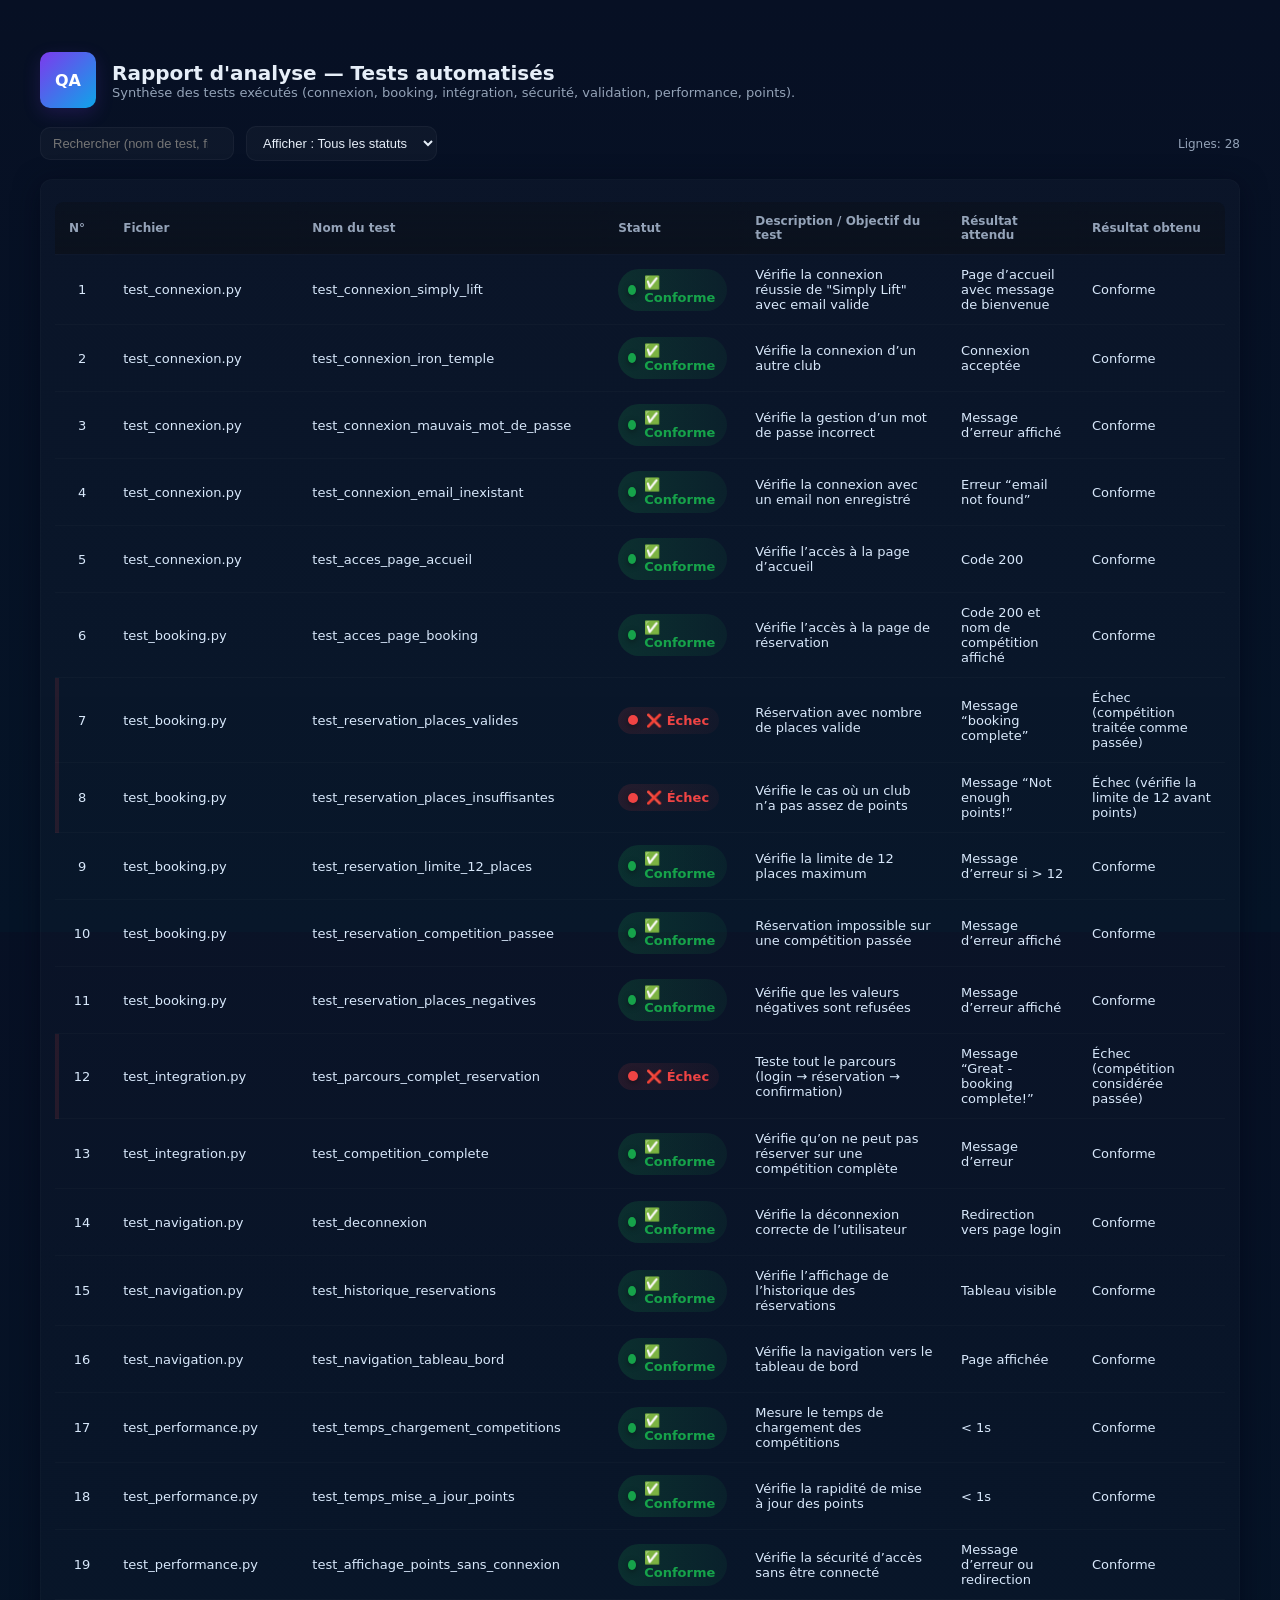
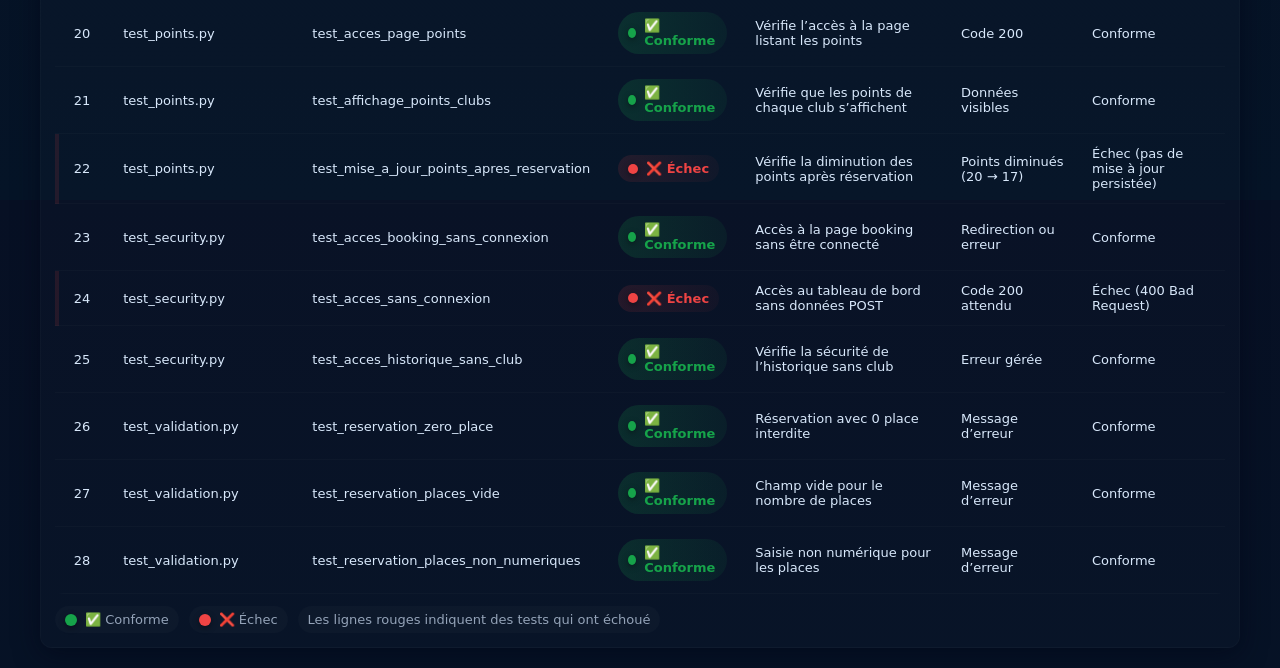
<file: rapport_tests.html>
<!doctype html>
<html lang="fr">
<head>
  <meta charset="utf-8" />
  <meta name="viewport" content="width=device-width,initial-scale=1" />
  <title>Rapport d'analyse — Tests automatisés</title>
  <style>
    :root{
      --bg:#0f1724;
      --card:#0b1220;
      --muted:#94a3b8;
      --accent:#7c3aed;
      --success:#16a34a;
      --danger:#ef4444;
      --warning:#f59e0b;
      --table-bg: rgba(255,255,255,0.02);
      --glass: rgba(255,255,255,0.03);
      font-family: Inter, ui-sans-serif, system-ui, -apple-system, "Segoe UI", Roboto, "Helvetica Neue", Arial;
    }

    html,body{
      height:100%;
      margin:0;
      background: linear-gradient(180deg, #071024 0%, #051427 100%);
      color:#e6eef8;
      -webkit-font-smoothing:antialiased;
      -moz-osx-font-smoothing:grayscale;
    }

    .wrap{
      max-width:1200px;
      margin:32px auto;
      padding:20px;
    }

    header{
      display:flex;
      gap:16px;
      align-items:center;
      margin-bottom:18px;
    }

    .logo{
      width:56px;
      height:56px;
      border-radius:10px;
      background:linear-gradient(135deg,var(--accent),#0ea5e9);
      display:flex;
      align-items:center;
      justify-content:center;
      font-weight:700;
      color:white;
      box-shadow:0 6px 18px rgba(124,58,237,0.18);
    }

    h1{
      font-size:20px;
      margin:0;
    }
    p.lead{
      margin:0;
      color:var(--muted);
      font-size:13px;
    }

    .controls{
      margin-top:14px;
      display:flex;
      gap:12px;
      align-items:center;
      flex-wrap:wrap;
    }

    .control, input[type="search"], select{
      background:var(--glass);
      border:1px solid rgba(255,255,255,0.04);
      color:inherit;
      padding:8px 12px;
      border-radius:10px;
      outline:none;
      font-size:13px;
    }

    .control:focus, input[type="search"]:focus, select:focus{
      box-shadow:0 6px 18px rgba(124,58,237,0.12);
      border-color: rgba(124,58,237,0.7);
    }

    .card{
      margin-top:18px;
      background: linear-gradient(180deg, rgba(255,255,255,0.02), rgba(255,255,255,0.01));
      border-radius:12px;
      padding:14px;
      box-shadow: 0 6px 26px rgba(2,6,23,0.6);
      border:1px solid rgba(255,255,255,0.02);
    }

    .table-wrap{
      overflow:auto;
      border-radius:8px;
      margin-top:8px;
    }

    table{
      width:100%;
      border-collapse:collapse;
      min-width:1100px;
      font-size:13px;
    }

    thead th{
      text-align:left;
      padding:12px 14px;
      font-weight:600;
      color:var(--muted);
      font-size:12px;
      border-bottom:1px solid rgba(255,255,255,0.03);
      position:sticky;
      top:0;
      background:linear-gradient(180deg, rgba(11,17,28,0.6), rgba(11,17,28,0.9));
      backdrop-filter: blur(4px);
      z-index:2;
    }

    tbody tr{
      transition: background .12s ease;
      border-bottom:1px solid rgba(255,255,255,0.02);
    }
    tbody tr:hover{
      background: rgba(255,255,255,0.02);
    }

    td{
      padding:12px 14px;
      vertical-align:middle;
      color:#d8e8fb;
    }

    td.center { text-align:center; }

    .status{
      display:inline-flex;
      gap:8px;
      align-items:center;
      padding:6px 10px;
      border-radius:999px;
      font-weight:600;
      font-size:13px;
    }

    .dot{
      width:10px;
      height:10px;
      border-radius:50%;
      box-shadow:0 2px 6px rgba(0,0,0,0.4);
    }
    .ok{ background: linear-gradient(90deg, rgba(22,163,74,0.18), rgba(22,163,74,0.08)); color:var(--success); }
    .fail{ background: linear-gradient(90deg, rgba(239,68,68,0.12), rgba(239,68,68,0.04)); color:var(--danger); }
    .warn{ background: linear-gradient(90deg, rgba(245,158,11,0.10), rgba(245,158,11,0.03)); color:var(--warning); }

    .dot.ok{ background:var(--success); }
    .dot.fail{ background:var(--danger); }
    .dot.warn{ background:var(--warning); }

    /* small helper */
    .small{ font-size:12px; color:var(--muted); }
    .muted{ color:var(--muted); }

    .legend{
      margin-top:12px;
      display:flex;
      gap:10px;
      align-items:center;
      flex-wrap:wrap;
    }
    .legend .item{
      display:flex;
      gap:8px;
      align-items:center;
      background: rgba(255,255,255,0.02);
      padding:6px 10px;
      border-radius:999px;
      font-size:13px;
      color:var(--muted);
    }

    /* Responsive tweaks */
    @media (max-width:820px){
      .wrap{ padding:14px; }
      thead th{ font-size:11px; }
      td{ padding:10px; font-size:13px; }
    }

    /* highlight failed rows */
    tr.failed{
      box-shadow: inset 4px 0 0 rgba(239,68,68,0.12);
    }

    /* search no results */
    .no-results{
      text-align:center;
      padding:28px 8px;
      color:var(--muted);
    }

  </style>
</head>
<body>
  <div class="wrap">
    <header>
      <div class="logo">QA</div>
      <div>
        <h1>Rapport d'analyse — Tests automatisés</h1>
        <p class="lead">Synthèse des tests exécutés (connexion, booking, intégration, sécurité, validation, performance, points).</p>
      </div>
    </header>

    <div class="controls">
      <input id="search" type="search" placeholder="Rechercher (nom de test, fichier, description...)" class="control" />
      <select id="filterStatus" class="control" title="Filtrer par statut">
        <option value="all">Afficher : Tous les statuts</option>
        <option value="ok">✅ Conforme</option>
        <option value="fail">❌ Échec</option>
      </select>

      <div style="margin-left:auto" class="small muted">Lignes: <span id="rowCount">28</span></div>
    </div>

    <div class="card">
      <div class="table-wrap" id="tableWrap">
        <table id="testsTable" aria-describedby="rapport">
          <thead>
            <tr>
              <th style="width:48px">N°</th>
              <th style="width:220px">Fichier</th>
              <th>Nom du test</th>
              <th style="width:90px">Statut</th>
              <th style="width:380px">Description / Objectif du test</th>
              <th style="width:160px">Résultat attendu</th>
              <th style="width:200px">Résultat obtenu</th>
            </tr>
          </thead>
          <tbody>
            <!-- 1 -->
            <tr data-status="ok">
              <td class="center">1</td>
              <td>test_connexion.py</td>
              <td>test_connexion_simply_lift</td>
              <td><div class="status ok"><span class="dot ok"></span> ✅ Conforme</div></td>
              <td>Vérifie la connexion réussie de "Simply Lift" avec email valide</td>
              <td>Page d’accueil avec message de bienvenue</td>
              <td>Conforme</td>
            </tr>

            <!-- 2 -->
            <tr data-status="ok">
              <td class="center">2</td>
              <td>test_connexion.py</td>
              <td>test_connexion_iron_temple</td>
              <td><div class="status ok"><span class="dot ok"></span> ✅ Conforme</div></td>
              <td>Vérifie la connexion d’un autre club</td>
              <td>Connexion acceptée</td>
              <td>Conforme</td>
            </tr>

            <!-- 3 -->
            <tr data-status="ok">
              <td class="center">3</td>
              <td>test_connexion.py</td>
              <td>test_connexion_mauvais_mot_de_passe</td>
              <td><div class="status ok"><span class="dot ok"></span> ✅ Conforme</div></td>
              <td>Vérifie la gestion d’un mot de passe incorrect</td>
              <td>Message d’erreur affiché</td>
              <td>Conforme</td>
            </tr>

            <!-- 4 -->
            <tr data-status="ok">
              <td class="center">4</td>
              <td>test_connexion.py</td>
              <td>test_connexion_email_inexistant</td>
              <td><div class="status ok"><span class="dot ok"></span> ✅ Conforme</div></td>
              <td>Vérifie la connexion avec un email non enregistré</td>
              <td>Erreur “email not found”</td>
              <td>Conforme</td>
            </tr>

            <!-- 5 -->
            <tr data-status="ok">
              <td class="center">5</td>
              <td>test_connexion.py</td>
              <td>test_acces_page_accueil</td>
              <td><div class="status ok"><span class="dot ok"></span> ✅ Conforme</div></td>
              <td>Vérifie l’accès à la page d’accueil</td>
              <td>Code 200</td>
              <td>Conforme</td>
            </tr>

            <!-- 6 -->
            <tr data-status="ok">
              <td class="center">6</td>
              <td>test_booking.py</td>
              <td>test_acces_page_booking</td>
              <td><div class="status ok"><span class="dot ok"></span> ✅ Conforme</div></td>
              <td>Vérifie l’accès à la page de réservation</td>
              <td>Code 200 et nom de compétition affiché</td>
              <td>Conforme</td>
            </tr>

            <!-- 7 FAIL -->
            <tr data-status="fail" class="failed">
              <td class="center">7</td>
              <td>test_booking.py</td>
              <td>test_reservation_places_valides</td>
              <td><div class="status fail"><span class="dot fail"></span> ❌ Échec</div></td>
              <td>Réservation avec nombre de places valide</td>
              <td>Message “booking complete”</td>
              <td>Échec (compétition traitée comme passée)</td>
            </tr>

            <!-- 8 FAIL -->
            <tr data-status="fail" class="failed">
              <td class="center">8</td>
              <td>test_booking.py</td>
              <td>test_reservation_places_insuffisantes</td>
              <td><div class="status fail"><span class="dot fail"></span> ❌ Échec</div></td>
              <td>Vérifie le cas où un club n’a pas assez de points</td>
              <td>Message “Not enough points!”</td>
              <td>Échec (vérifie la limite de 12 avant points)</td>
            </tr>

            <!-- 9 -->
            <tr data-status="ok">
              <td class="center">9</td>
              <td>test_booking.py</td>
              <td>test_reservation_limite_12_places</td>
              <td><div class="status ok"><span class="dot ok"></span> ✅ Conforme</div></td>
              <td>Vérifie la limite de 12 places maximum</td>
              <td>Message d’erreur si &gt; 12</td>
              <td>Conforme</td>
            </tr>

            <!-- 10 -->
            <tr data-status="ok">
              <td class="center">10</td>
              <td>test_booking.py</td>
              <td>test_reservation_competition_passee</td>
              <td><div class="status ok"><span class="dot ok"></span> ✅ Conforme</div></td>
              <td>Réservation impossible sur une compétition passée</td>
              <td>Message d’erreur affiché</td>
              <td>Conforme</td>
            </tr>

            <!-- 11 -->
            <tr data-status="ok">
              <td class="center">11</td>
              <td>test_booking.py</td>
              <td>test_reservation_places_negatives</td>
              <td><div class="status ok"><span class="dot ok"></span> ✅ Conforme</div></td>
              <td>Vérifie que les valeurs négatives sont refusées</td>
              <td>Message d’erreur affiché</td>
              <td>Conforme</td>
            </tr>

            <!-- 12 FAIL -->
            <tr data-status="fail" class="failed">
              <td class="center">12</td>
              <td>test_integration.py</td>
              <td>test_parcours_complet_reservation</td>
              <td><div class="status fail"><span class="dot fail"></span> ❌ Échec</div></td>
              <td>Teste tout le parcours (login → réservation → confirmation)</td>
              <td>Message “Great - booking complete!”</td>
              <td>Échec (compétition considérée passée)</td>
            </tr>

            <!-- 13 -->
            <tr data-status="ok">
              <td class="center">13</td>
              <td>test_integration.py</td>
              <td>test_competition_complete</td>
              <td><div class="status ok"><span class="dot ok"></span> ✅ Conforme</div></td>
              <td>Vérifie qu’on ne peut pas réserver sur une compétition complète</td>
              <td>Message d’erreur</td>
              <td>Conforme</td>
            </tr>

            <!-- 14 -->
            <tr data-status="ok">
              <td class="center">14</td>
              <td>test_navigation.py</td>
              <td>test_deconnexion</td>
              <td><div class="status ok"><span class="dot ok"></span> ✅ Conforme</div></td>
              <td>Vérifie la déconnexion correcte de l’utilisateur</td>
              <td>Redirection vers page login</td>
              <td>Conforme</td>
            </tr>

            <!-- 15 -->
            <tr data-status="ok">
              <td class="center">15</td>
              <td>test_navigation.py</td>
              <td>test_historique_reservations</td>
              <td><div class="status ok"><span class="dot ok"></span> ✅ Conforme</div></td>
              <td>Vérifie l’affichage de l’historique des réservations</td>
              <td>Tableau visible</td>
              <td>Conforme</td>
            </tr>

            <!-- 16 -->
            <tr data-status="ok">
              <td class="center">16</td>
              <td>test_navigation.py</td>
              <td>test_navigation_tableau_bord</td>
              <td><div class="status ok"><span class="dot ok"></span> ✅ Conforme</div></td>
              <td>Vérifie la navigation vers le tableau de bord</td>
              <td>Page affichée</td>
              <td>Conforme</td>
            </tr>

            <!-- 17 -->
            <tr data-status="ok">
              <td class="center">17</td>
              <td>test_performance.py</td>
              <td>test_temps_chargement_competitions</td>
              <td><div class="status ok"><span class="dot ok"></span> ✅ Conforme</div></td>
              <td>Mesure le temps de chargement des compétitions</td>
              <td>&lt; 1s</td>
              <td>Conforme</td>
            </tr>

            <!-- 18 -->
            <tr data-status="ok">
              <td class="center">18</td>
              <td>test_performance.py</td>
              <td>test_temps_mise_a_jour_points</td>
              <td><div class="status ok"><span class="dot ok"></span> ✅ Conforme</div></td>
              <td>Vérifie la rapidité de mise à jour des points</td>
              <td>&lt; 1s</td>
              <td>Conforme</td>
            </tr>

            <!-- 19 -->
            <tr data-status="ok">
              <td class="center">19</td>
              <td>test_performance.py</td>
              <td>test_affichage_points_sans_connexion</td>
              <td><div class="status ok"><span class="dot ok"></span> ✅ Conforme</div></td>
              <td>Vérifie la sécurité d’accès sans être connecté</td>
              <td>Message d’erreur ou redirection</td>
              <td>Conforme</td>
            </tr>

            <!-- 20 -->
            <tr data-status="ok">
              <td class="center">20</td>
              <td>test_points.py</td>
              <td>test_acces_page_points</td>
              <td><div class="status ok"><span class="dot ok"></span> ✅ Conforme</div></td>
              <td>Vérifie l’accès à la page listant les points</td>
              <td>Code 200</td>
              <td>Conforme</td>
            </tr>

            <!-- 21 -->
            <tr data-status="ok">
              <td class="center">21</td>
              <td>test_points.py</td>
              <td>test_affichage_points_clubs</td>
              <td><div class="status ok"><span class="dot ok"></span> ✅ Conforme</div></td>
              <td>Vérifie que les points de chaque club s’affichent</td>
              <td>Données visibles</td>
              <td>Conforme</td>
            </tr>

            <!-- 22 FAIL -->
            <tr data-status="fail" class="failed">
              <td class="center">22</td>
              <td>test_points.py</td>
              <td>test_mise_a_jour_points_apres_reservation</td>
              <td><div class="status fail"><span class="dot fail"></span> ❌ Échec</div></td>
              <td>Vérifie la diminution des points après réservation</td>
              <td>Points diminués (20 → 17)</td>
              <td>Échec (pas de mise à jour persistée)</td>
            </tr>

            <!-- 23 -->
            <tr data-status="ok">
              <td class="center">23</td>
              <td>test_security.py</td>
              <td>test_acces_booking_sans_connexion</td>
              <td><div class="status ok"><span class="dot ok"></span> ✅ Conforme</div></td>
              <td>Accès à la page booking sans être connecté</td>
              <td>Redirection ou erreur</td>
              <td>Conforme</td>
            </tr>

            <!-- 24 FAIL -->
            <tr data-status="fail" class="failed">
              <td class="center">24</td>
              <td>test_security.py</td>
              <td>test_acces_sans_connexion</td>
              <td><div class="status fail"><span class="dot fail"></span> ❌ Échec</div></td>
              <td>Accès au tableau de bord sans données POST</td>
              <td>Code 200 attendu</td>
              <td>Échec (400 Bad Request)</td>
            </tr>

            <!-- 25 -->
            <tr data-status="ok">
              <td class="center">25</td>
              <td>test_security.py</td>
              <td>test_acces_historique_sans_club</td>
              <td><div class="status ok"><span class="dot ok"></span> ✅ Conforme</div></td>
              <td>Vérifie la sécurité de l’historique sans club</td>
              <td>Erreur gérée</td>
              <td>Conforme</td>
            </tr>

            <!-- 26 -->
            <tr data-status="ok">
              <td class="center">26</td>
              <td>test_validation.py</td>
              <td>test_reservation_zero_place</td>
              <td><div class="status ok"><span class="dot ok"></span> ✅ Conforme</div></td>
              <td>Réservation avec 0 place interdite</td>
              <td>Message d’erreur</td>
              <td>Conforme</td>
            </tr>

            <!-- 27 -->
            <tr data-status="ok">
              <td class="center">27</td>
              <td>test_validation.py</td>
              <td>test_reservation_places_vide</td>
              <td><div class="status ok"><span class="dot ok"></span> ✅ Conforme</div></td>
              <td>Champ vide pour le nombre de places</td>
              <td>Message d’erreur</td>
              <td>Conforme</td>
            </tr>

            <!-- 28 -->
            <tr data-status="ok">
              <td class="center">28</td>
              <td>test_validation.py</td>
              <td>test_reservation_places_non_numeriques</td>
              <td><div class="status ok"><span class="dot ok"></span> ✅ Conforme</div></td>
              <td>Saisie non numérique pour les places</td>
              <td>Message d’erreur</td>
              <td>Conforme</td>
            </tr>

          </tbody>
        </table>
      </div>

      <div class="legend" aria-hidden="true">
        <div class="item"><span class="dot ok" style="width:12px;height:12px"></span> ✅ Conforme</div>
        <div class="item"><span class="dot fail" style="width:12px;height:12px"></span> ❌ Échec</div>
        <div class="item small muted">Les lignes rouges indiquent des tests qui ont échoué</div>
      </div>

      <div id="noResults" class="no-results" style="display:none">Aucun résultat</div>

    </div>
  </div>

  <script>
    (function(){
      const search = document.getElementById('search');
      const filter = document.getElementById('filterStatus');
      const table = document.getElementById('testsTable');
      const tbody = table.tBodies[0];
      const rows = Array.from(tbody.rows);
      const rowCount = document.getElementById('rowCount');
      const noResults = document.getElementById('noResults');

      function normalize(str){
        return (str || '').toString().toLowerCase().trim();
      }

      function applyFilters(){
        const q = normalize(search.value);
        const statusFilter = filter.value; // all, ok, fail
        let visible = 0;

        rows.forEach(r=>{
          const status = r.getAttribute('data-status') || 'ok';
          const cellsText = Array.from(r.cells).map(c=>c.textContent).join(' | ');
          const matchesQuery = q === '' || normalize(cellsText).includes(q);
          const matchesStatus = statusFilter === 'all' || (statusFilter === 'ok' && status === 'ok') || (statusFilter === 'fail' && status === 'fail');

          if (matchesQuery && matchesStatus){
            r.style.display = '';
            visible++;
          } else {
            r.style.display = 'none';
          }
        });

        rowCount.textContent = visible;
        noResults.style.display = visible === 0 ? 'block' : 'none';
      }

      search.addEventListener('input', applyFilters);
      filter.addEventListener('change', applyFilters);

      // quick init
      applyFilters();
    })();
  </script>
</body>
</html>
</file>
